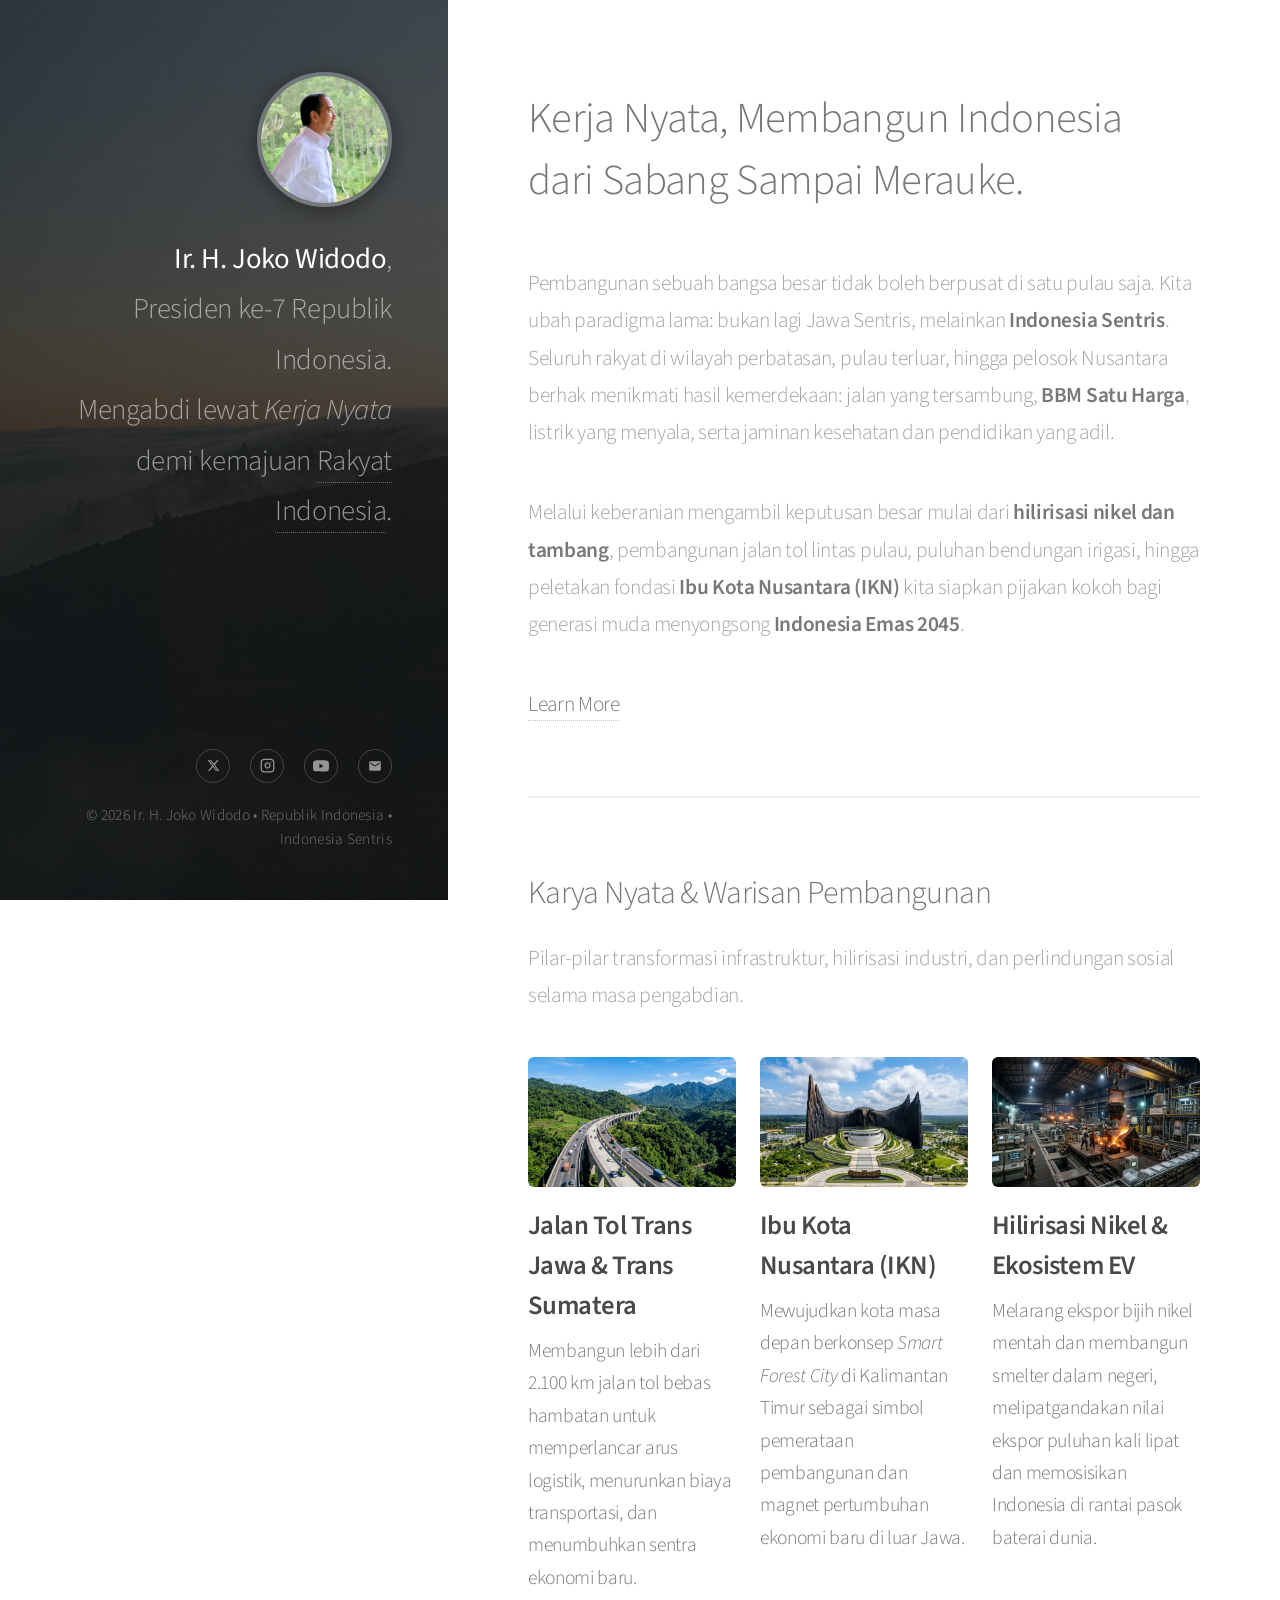
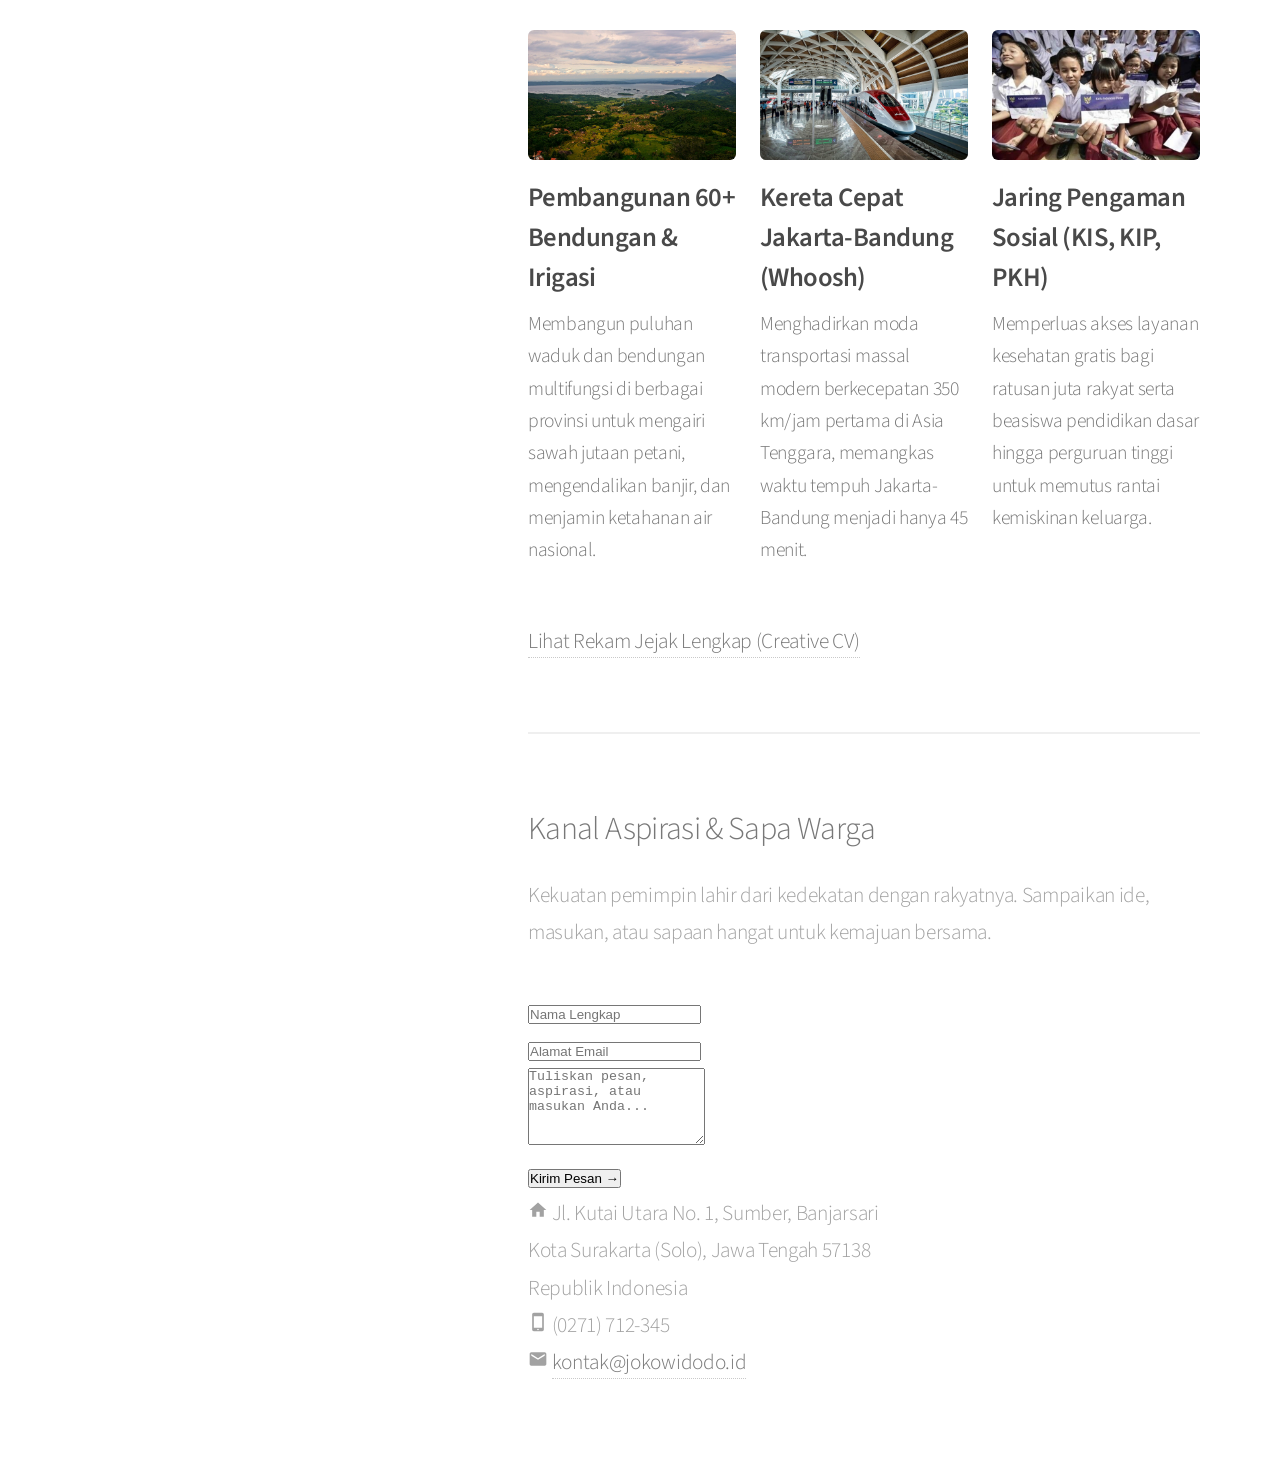
<file: index.html>
<!DOCTYPE html>
<html lang="id">

<head>
  <meta charset="utf-8">
  <meta name="viewport" content="width=device-width, initial-scale=1.0">
  <title>Ir. H. Joko Widodo — Presiden Republik Indonesia ke-7</title>

  <!-- Fonts -->
  <link rel="preconnect" href="https://fonts.googleapis.com">
  <link rel="preconnect" href="https://fonts.gstatic.com" crossorigin>
  <link
    href="https://fonts.googleapis.com/css2?family=Source+Sans+3:ital,wght@0,300;0,400;0,600;1,300;1,400&family=Source+Serif+4:ital,opsz,wght@0,8..60,300;0,8..60,400;0,8..60,600&display=swap"
    rel="stylesheet">

  <!-- Main Stylesheet -->
  <link rel="stylesheet" href="css/style.css">
</head>

<body>

  <header id="header">
    <div class="inner">
      <a href="#intro" class="avatar-link" aria-label="Foto Profil Ir. H. Joko Widodo">
        <img src="images/jokowi.jpg" alt="Ir. H. Joko Widodo" class="profile-avatar">
      </a>

      <h1 class="sidebar-lead">
        <strong>Ir. H. Joko Widodo</strong>,<br>
        Presiden ke-7 Republik Indonesia.<br>
        Mengabdi lewat <em>Kerja Nyata</em> demi kemajuan <a href="#intro">Rakyat Indonesia</a>.
      </h1>

    </div>

    <footer id="footer">
      <ul class="social-icons">
        <li>
          <a href="https://x.com/jokowi" target="_blank" rel="noopener noreferrer" title="X (Twitter) Resmi @jokowi"
            aria-label="Twitter / X">
            <svg width="13" height="13" viewBox="0 0 24 24" fill="currentColor">
              <path
                d="M18.244 2.25h3.308l-7.227 8.26 8.502 11.24H16.17l-5.214-6.817L4.99 21.75H1.68l7.73-8.835L1.254 2.25H8.08l4.713 6.231zm-1.161 17.52h1.833L7.084 4.126H5.117z" />
            </svg>
          </a>
        </li>
        <li>
          <a href="https://www.instagram.com/jokowi/" target="_blank" rel="noopener noreferrer"
            title="Instagram Resmi @jokowi" aria-label="Instagram">
            <svg width="15" height="15" viewBox="0 0 24 24" fill="none" stroke="currentColor" stroke-width="2"
              stroke-linecap="round" stroke-linejoin="round">
              <rect x="2" y="2" width="20" height="20" rx="5" ry="5"></rect>
              <path d="M16 11.37A4 4 0 1 1 12.63 8 4 4 0 0 1 16 11.37z"></path>
              <line x1="17.5" y1="6.5" x2="17.51" y2="6.5"></line>
            </svg>
          </a>
        </li>
        <li>
          <a href="https://www.youtube.com/@Jokowi" target="_blank" rel="noopener noreferrer"
            title="YouTube Resmi Presiden Joko Widodo" aria-label="YouTube">
            <svg width="16" height="16" viewBox="0 0 24 24" fill="currentColor">
              <path
                d="M23.498 6.186a3.016 3.016 0 0 0-2.122-2.136C19.505 3.545 12 3.545 12 3.545s-7.505 0-9.377.505A3.017 3.017 0 0 0 .502 6.186C0 8.07 0 12 0 12s0 3.93.502 5.814a3.016 3.016 0 0 0 2.122 2.136c1.871.505 9.376.505 9.376.505s7.505 0 9.377-.505a3.015 3.015 0 0 0 2.122-2.136C24 15.93 24 12 24 12s0-3.93-.502-5.814zM9.545 15.568V8.432L15.818 12l-6.273 3.568z" />
            </svg>
          </a>
        </li>
        <li>
          <a href="#kontak" title="Kirim Pesan / Aspirasi Warga" aria-label="Surat">
            <svg width="14" height="14" viewBox="0 0 24 24" fill="currentColor">
              <path
                d="M20 4H4c-1.1 0-1.99.9-1.99 2L2 18c0 1.1.9 2 2 2h16c1.1 0 2-.9 2-2V6c0-1.1-.9-2-2-2zm0 4l-8 5-8-5V6l8 5 8-5v2z" />
            </svg>
          </a>
        </li>
      </ul>
      <div class="copyright">
        &copy; 2026 Ir. H. Joko Widodo &bull; Republik Indonesia &bull; Indonesia Sentris
      </div>
    </footer>
  </header>

  <main id="main">

    <section id="intro">
      <header>
        <h2 class="intro-title">
          Kerja Nyata, Membangun Indonesia<br>
          dari Sabang Sampai Merauke.
        </h2>
      </header>
      <p class="intro-paragraph">
        Pembangunan sebuah bangsa besar tidak boleh berpusat di satu pulau saja. Kita ubah paradigma lama:
        bukan lagi Jawa Sentris, melainkan <strong>Indonesia Sentris</strong>. Seluruh rakyat di wilayah perbatasan,
        pulau terluar, hingga pelosok Nusantara berhak menikmati hasil kemerdekaan: jalan yang tersambung,
        <strong>BBM Satu Harga</strong>, listrik yang menyala, serta jaminan kesehatan dan pendidikan yang adil.
      </p>
      <p>
        Melalui keberanian mengambil keputusan besar mulai dari <strong> hilirisasi nikel dan tambang</strong>,
        pembangunan jalan tol lintas pulau, puluhan bendungan irigasi, hingga peletakan fondasi
        <strong>Ibu Kota Nusantara (IKN)</strong> kita siapkan pijakan kokoh bagi generasi muda menyongsong
        <strong>Indonesia Emas 2045</strong>.
      </p>
      <div class="form-actions">
        <a href="#karya" class="button">Learn More</a>
      </div>
    </section>

    <section id="karya">
      <h2 class="section-title">Karya Nyata &amp; Warisan Pembangunan</h2>
      <p>Pilar-pilar transformasi infrastruktur, hilirisasi industri, dan perlindungan sosial selama masa pengabdian.
      </p>
      <div class="work-grid">

        <article class="work-card">
          <a href="https://bpjt.pu.go.id/" target="_blank" rel="noopener noreferrer" class="work-thumb-link"
            title="Buka Portal Resmi BPJT PUPR">
            <img src="images/thumbs/01.jpg" alt="Jalan Tol Trans Jawa dan Trans Sumatera">
            <div class="work-overlay">
              <span class="work-btn-view">View</span>
            </div>
          </a>
          <h3><a href="https://bpjt.pu.go.id/" target="_blank" rel="noopener noreferrer">Jalan Tol Trans Jawa &amp;
              Trans Sumatera</a></h3>
          <p>Membangun lebih dari 2.100 km jalan tol bebas hambatan untuk memperlancar arus logistik, menurunkan biaya
            transportasi, dan menumbuhkan sentra ekonomi baru.</p>
        </article>

        <article class="work-card">
          <a href="https://ikn.go.id/" target="_blank" rel="noopener noreferrer" class="work-thumb-link"
            title="Buka Portal Resmi Otorita IKN">
            <img src="images/thumbs/02.jpg" alt="Pembangunan Ibu Kota Nusantara IKN">
            <div class="work-overlay">
              <span class="work-btn-view">View</span>
            </div>
          </a>
          <h3><a href="https://ikn.go.id/" target="_blank" rel="noopener noreferrer">Ibu Kota Nusantara (IKN)</a></h3>
          <p>Mewujudkan kota masa depan berkonsep <em>Smart Forest City</em> di Kalimantan Timur sebagai simbol
            pemerataan pembangunan dan magnet pertumbuhan ekonomi baru di luar Jawa.</p>
        </article>

        <article class="work-card">
          <a href="https://www.esdm.go.id/" target="_blank" rel="noopener noreferrer" class="work-thumb-link"
            title="Buka Portal Resmi Kementerian ESDM RI">
            <img src="images/thumbs/03.jpg" alt="Hilirisasi Nikel dan Ekosistem Kendaraan Listrik">
            <div class="work-overlay">
              <span class="work-btn-view">View</span>
            </div>
          </a>
          <h3><a href="https://www.esdm.go.id/" target="_blank" rel="noopener noreferrer">Hilirisasi Nikel &amp;
              Ekosistem EV</a></h3>
          <p>Melarang ekspor bijih nikel mentah dan membangun smelter dalam negeri, melipatgandakan nilai ekspor puluhan
            kali lipat dan memosisikan Indonesia di rantai pasok baterai dunia.</p>
        </article>

        <article class="work-card">
          <a href="https://sda.pu.go.id/" target="_blank" rel="noopener noreferrer" class="work-thumb-link"
            title="Buka Portal Ditjen SDA Kementerian PUPR">
            <img src="images/thumbs/04.jpg" alt="Pembangunan 60 Bendungan dan Irigasi">
            <div class="work-overlay">
              <span class="work-btn-view">View</span>
            </div>
          </a>
          <h3><a href="https://sda.pu.go.id/" target="_blank" rel="noopener noreferrer">Pembangunan 60+ Bendungan &amp;
              Irigasi</a></h3>
          <p>Membangun puluhan waduk dan bendungan multifungsi di berbagai provinsi untuk mengairi sawah jutaan petani,
            mengendalikan banjir, dan menjamin ketahanan air nasional.</p>
        </article>

        <article class="work-card">
          <a href="https://kcic.co.id/" target="_blank" rel="noopener noreferrer" class="work-thumb-link"
            title="Buka Portal Resmi Kereta Cepat Whoosh">
            <img src="images/thumbs/05.jpg" alt="Kereta Cepat Jakarta Bandung Whoosh">
            <div class="work-overlay">
              <span class="work-btn-view">View</span>
            </div>
          </a>
          <h3><a href="https://kcic.co.id/" target="_blank" rel="noopener noreferrer">Kereta Cepat Jakarta-Bandung
              (Whoosh)</a></h3>
          <p>Menghadirkan moda transportasi massal modern berkecepatan 350 km/jam pertama di Asia Tenggara, memangkas
            waktu tempuh Jakarta-Bandung menjadi hanya 45 menit.</p>
        </article>

        <article class="work-card">
          <a href="https://kemensos.go.id/" target="_blank" rel="noopener noreferrer" class="work-thumb-link"
            title="Buka Portal Resmi Kementerian Sosial">
            <img src="images/thumbs/06.jpg" alt="Kartu Indonesia Sehat dan Pintar">
            <div class="work-overlay">
              <span class="work-btn-view">View</span>
            </div>
          </a>
          <h3><a href="https://kemensos.go.id/" target="_blank" rel="noopener noreferrer">Jaring Pengaman Sosial (KIS,
              KIP, PKH)</a></h3>
          <p>Memperluas akses layanan kesehatan gratis bagi ratusan juta rakyat serta beasiswa pendidikan dasar hingga
            perguruan tinggi untuk memutus rantai kemiskinan keluarga.</p>
        </article>

      </div>

      <div class="form-actions">
        <a href="cv.html" class="button primary">Lihat Rekam Jejak Lengkap (Creative CV) </a>
      </div>
    </section>

    <section id="kontak">
      <h2 class="section-title">Kanal Aspirasi &amp; Sapa Warga</h2>
      <p>
        Kekuatan pemimpin lahir dari kedekatan dengan rakyatnya. Sampaikan ide, masukan,
        atau sapaan hangat untuk kemajuan bersama.
      </p>

      <div class="contact-container">

        <form class="contact-form" action="#" method="post"
          onsubmit="event.preventDefault(); alert('Hidup Jokowiii! Pesan dan aspirasi anda telah diterima.');">
          <div class="form-row-2">
            <div>
              <input type="text" name="nama" id="nama" class="form-control" placeholder="Nama Lengkap" required>
            </div>
            <div>
              <input type="email" name="email" id="email" class="form-control" placeholder="Alamat Email" required>
            </div>
          </div>
          <div>
            <textarea name="pesan" id="pesan" class="form-control"
              placeholder="Tuliskan pesan, aspirasi, atau masukan Anda..." rows="5" required></textarea>
          </div>
          <div>
            <button type="submit" class="button primary">Kirim Pesan &rarr;</button>
          </div>
        </form>

        <ul class="labeled-icons">
          <li>
            <span class="labeled-icon" aria-hidden="true">
              <svg width="20" height="20" viewBox="0 0 24 24" fill="currentColor">
                <path d="M10 20v-6h4v6h5v-8h3L12 3 2 12h3v8z" />
              </svg>
            </span>
            Jl. Kutai Utara No. 1, Sumber, Banjarsari<br>
            Kota Surakarta (Solo), Jawa Tengah 57138<br>
            Republik Indonesia
          </li>
          <li>
            <span class="labeled-icon" aria-hidden="true">
              <svg width="20" height="20" viewBox="0 0 24 24" fill="currentColor">
                <path
                  d="M17 1.01L7 1c-1.1 0-2 .9-2 2v18c0 1.1.9 2 2 2h10c1.1 0 2-.9 2-2V3c0-1.1-.9-1.99-2-1.99zM17 19H7V5h10v14zm-5 3c-.55 0-1-.45-1-1s.45-1 1-1 1 .45 1 1-.45 1-1 1z" />
              </svg>
            </span>
            (0271) 712-345
          </li>
          <li>
            <span class="labeled-icon" aria-hidden="true">
              <svg width="20" height="20" viewBox="0 0 24 24" fill="currentColor">
                <path
                  d="M20 4H4c-1.1 0-1.99.9-1.99 2L2 18c0 1.1.9 2 2 2h16c1.1 0 2-.9 2-2V6c0-1.1-.9-2-2-2zm0 4l-8 5-8-5V6l8 5 8-5v2z" />
              </svg>
            </span>
            <a href="mailto:kontak@jokowidodo.id">kontak@jokowidodo.id</a>
          </li>
        </ul>

      </div>
    </section>

  </main>

</body>

</html>
</file>
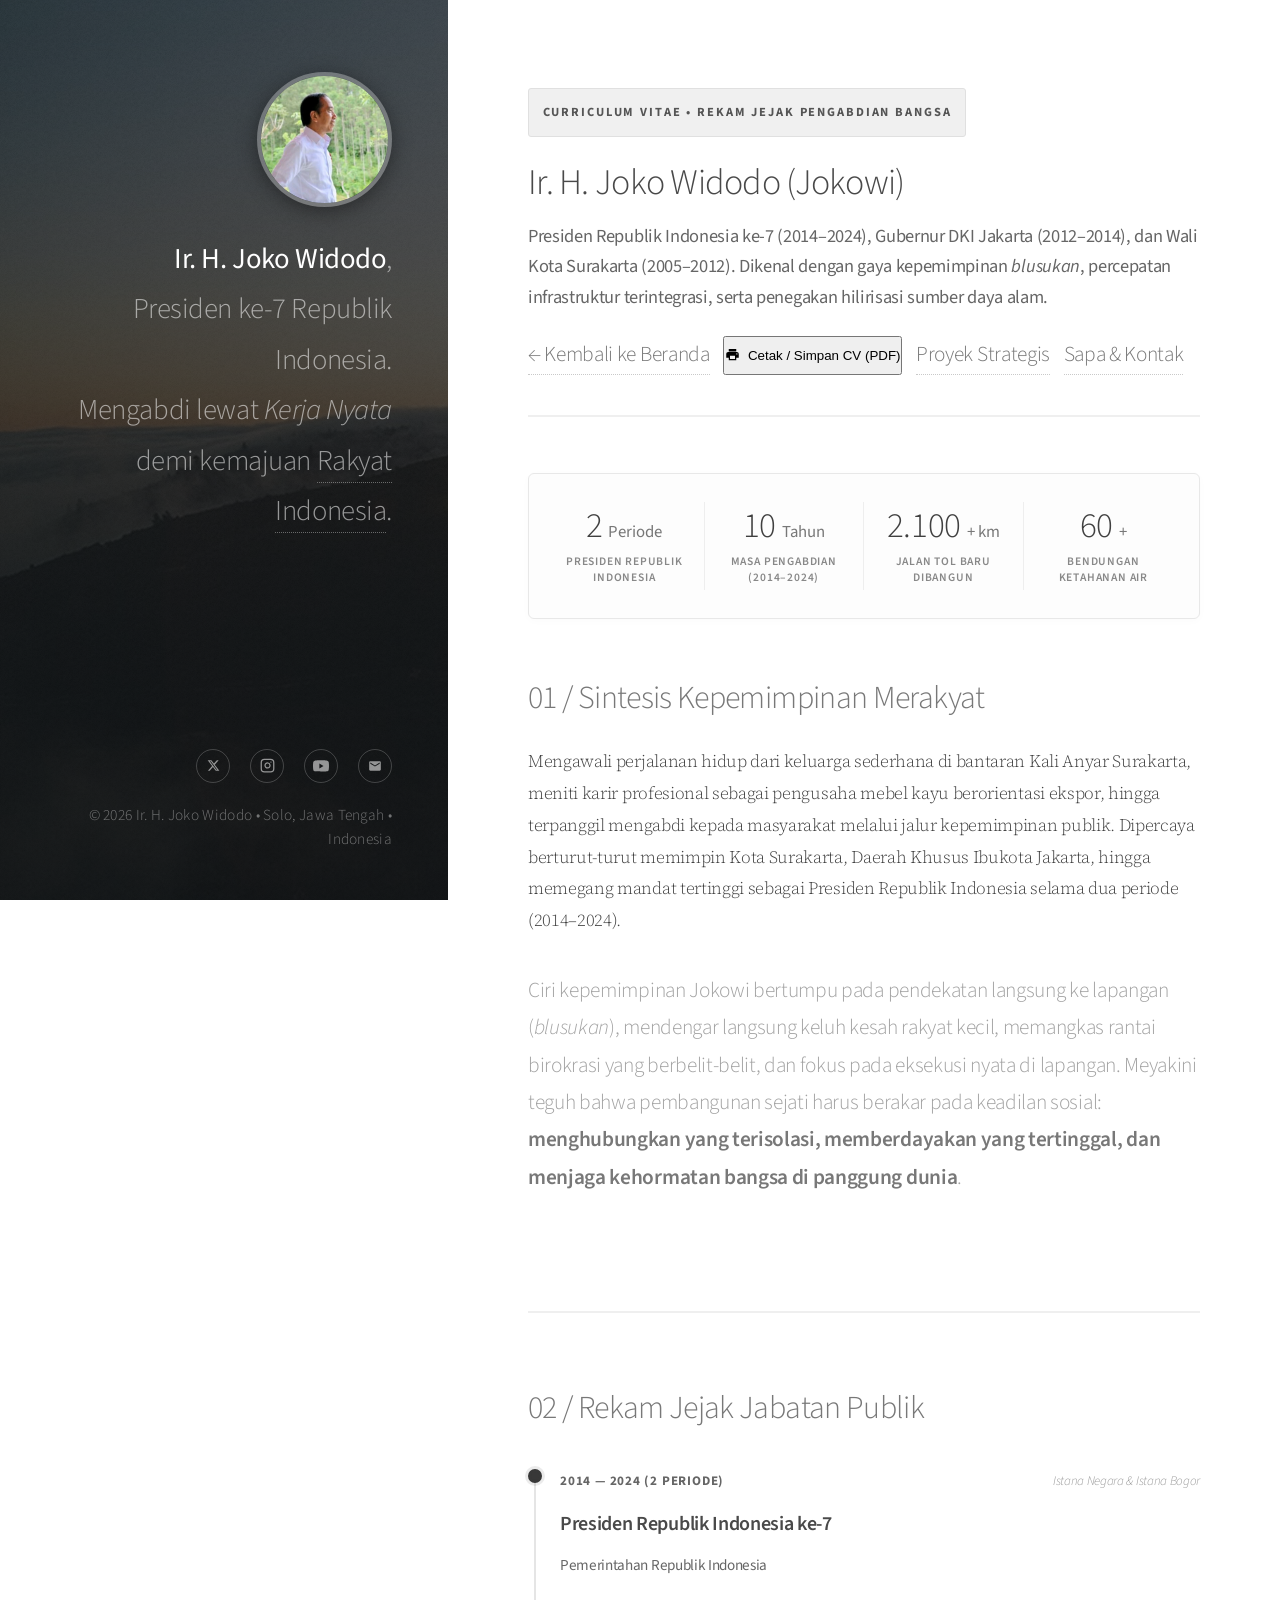
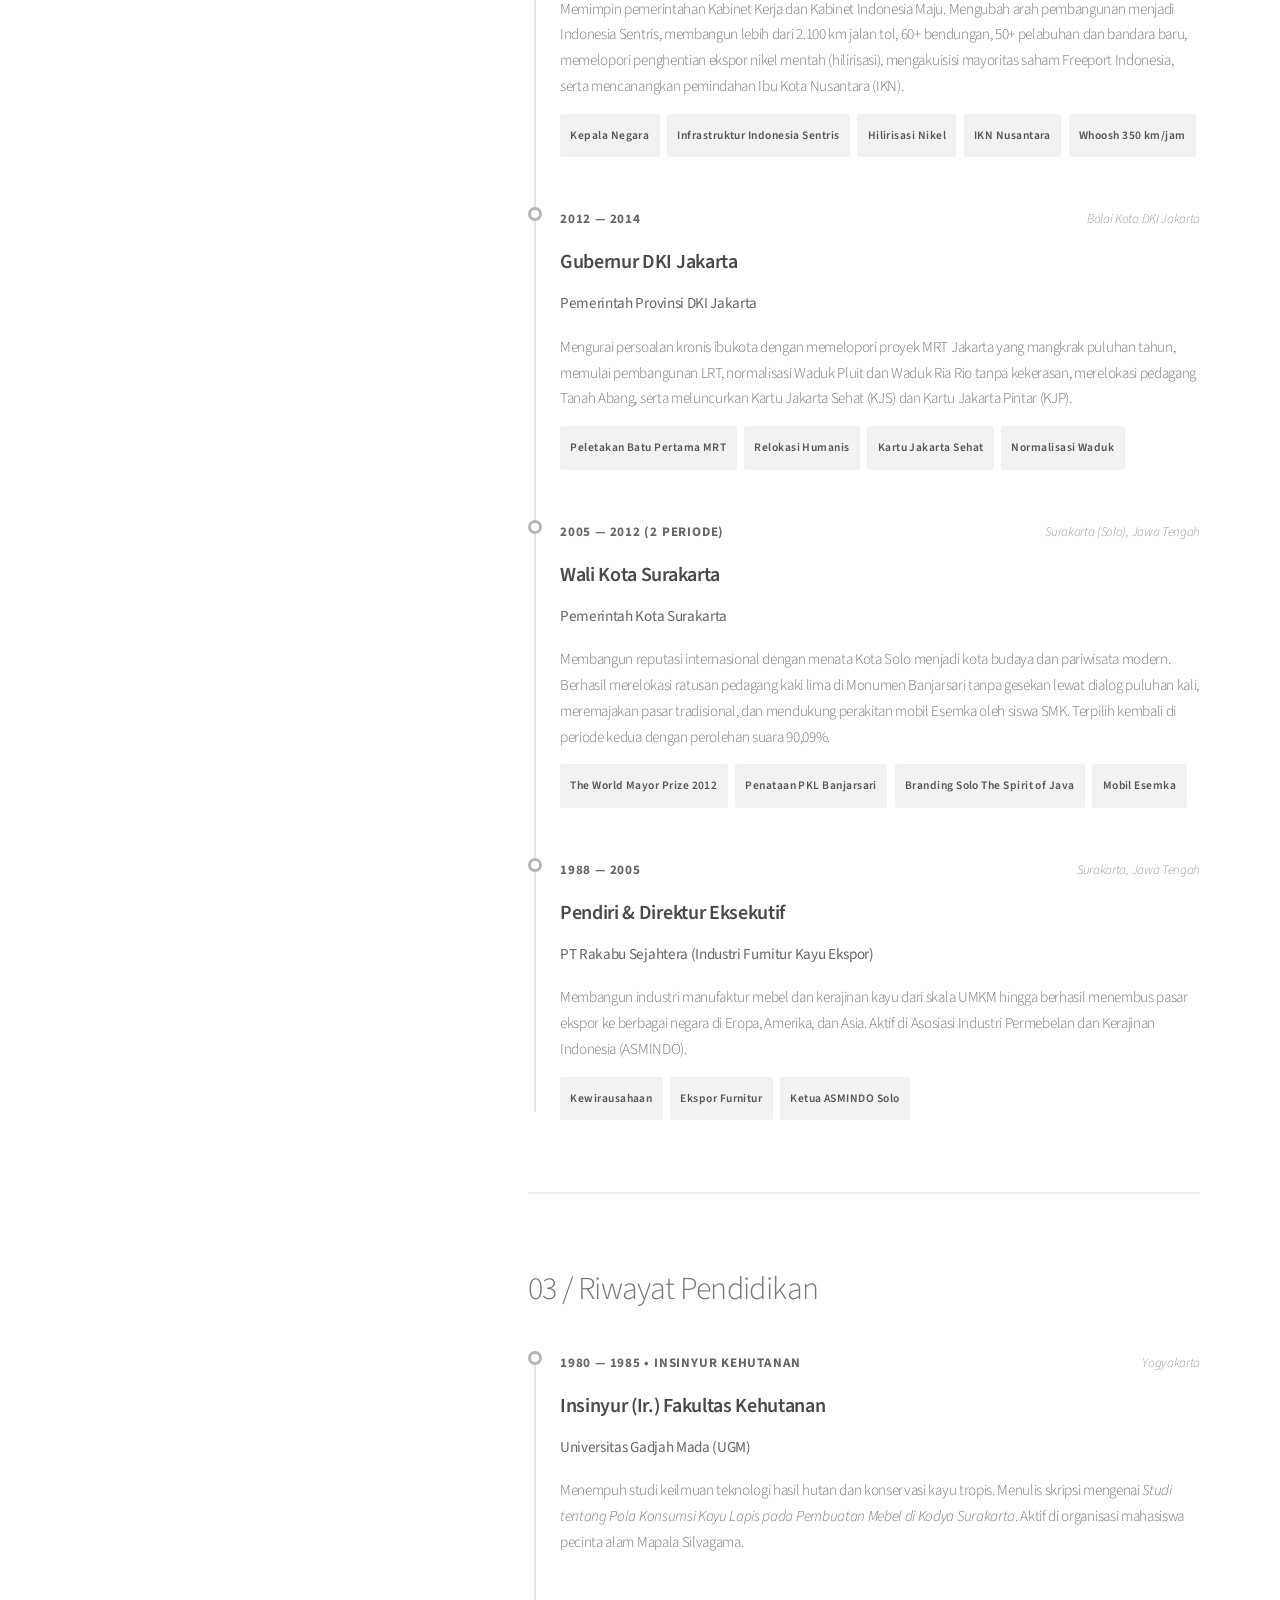
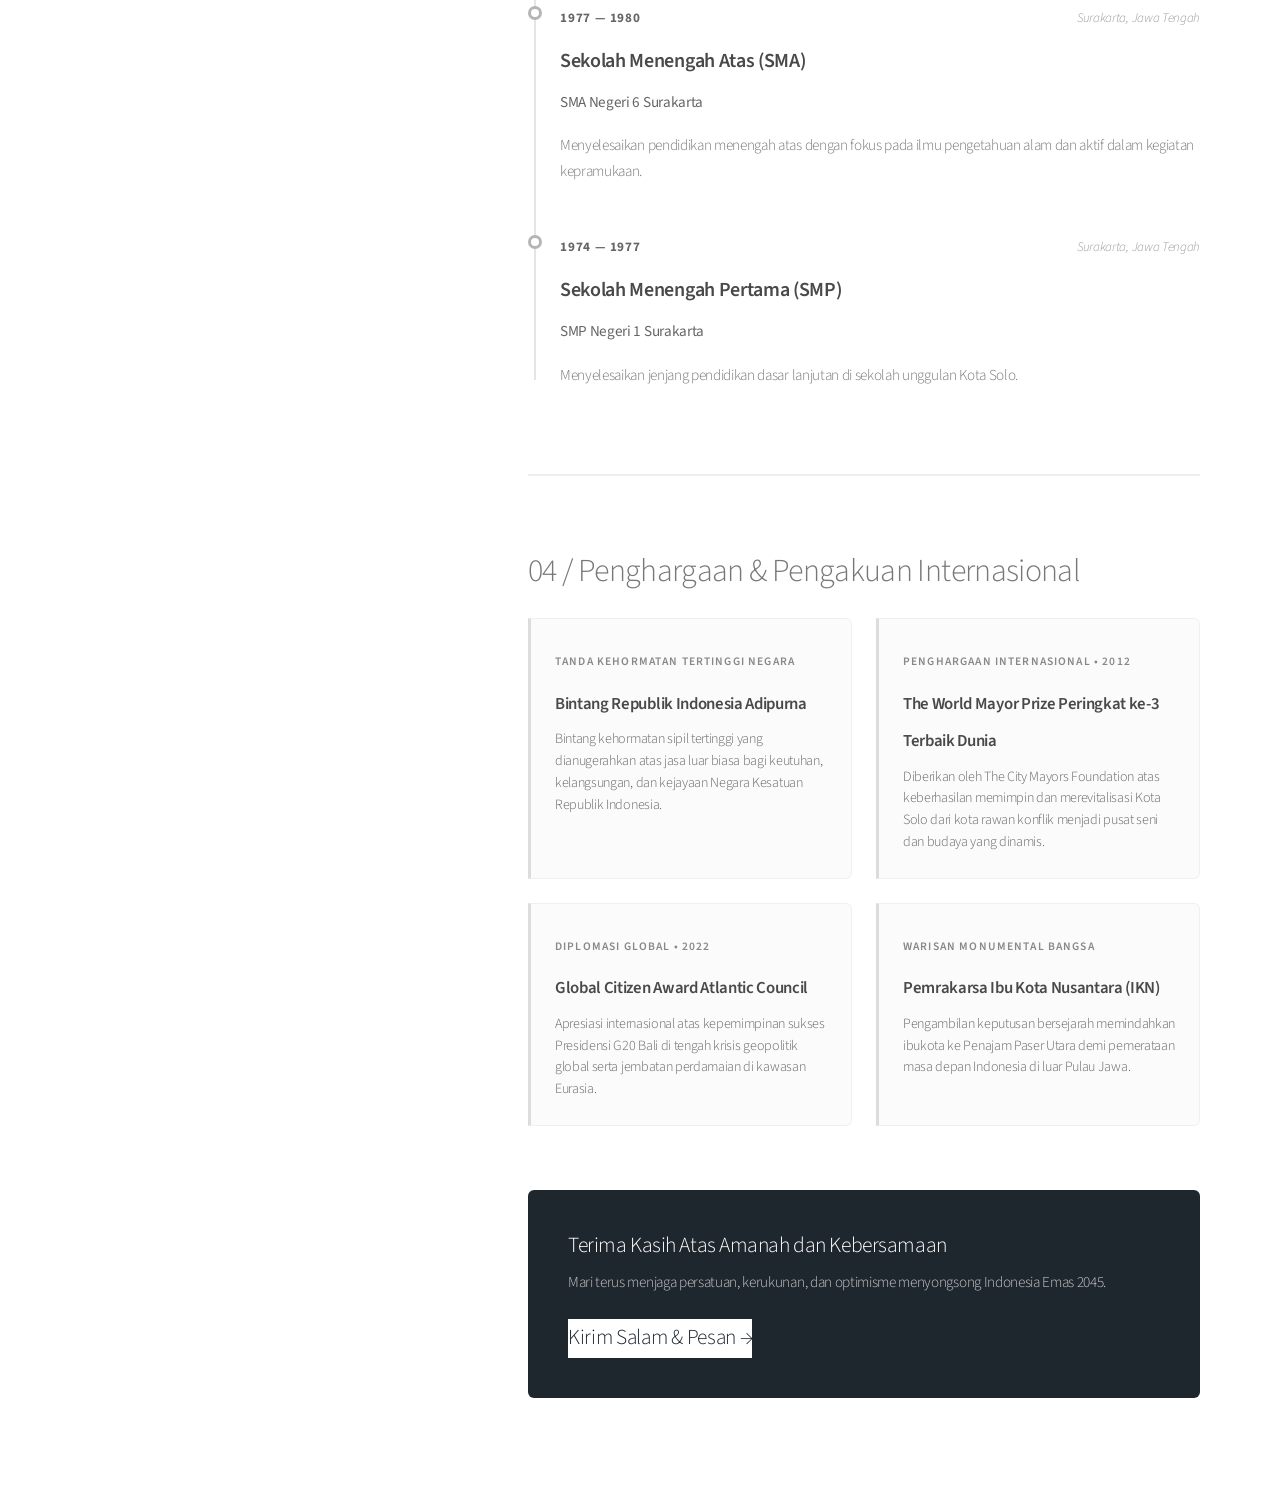
<file: cv.html>
<!DOCTYPE html>
<html lang="id">

<head>
  <meta charset="UTF-8">
  <meta name="viewport" content="width=device-width, initial-scale=1.0">
  <title>Rekam Jejak &amp; Creative CV — Ir. H. Joko Widodo</title>

  <!-- Fonts -->
  <link rel="preconnect" href="https://fonts.googleapis.com">
  <link rel="preconnect" href="https://fonts.gstatic.com" crossorigin>
  <link
    href="https://fonts.googleapis.com/css2?family=Source+Sans+3:ital,wght@0,300;0,400;0,600;1,300;1,400&family=Source+Serif+4:ital,opsz,wght@0,8..60,300;0,8..60,400;0,8..60,600&display=swap"
    rel="stylesheet">

  <!-- Main Stylesheet -->
  <link rel="stylesheet" href="css/style.css">
</head>

<body>

  <header id="header">
    <div class="inner">
      <a href="index.html" class="avatar-link" aria-label="Foto Profil Ir. H. Joko Widodo">
        <img src="images/jokowi.jpg" alt="Ir. H. Joko Widodo" class="profile-avatar">
      </a>

      <h1 class="sidebar-lead">
        <strong>Ir. H. Joko Widodo</strong>,<br>
        Presiden ke-7 Republik Indonesia.<br>
        Mengabdi lewat <em>Kerja Nyata</em> demi kemajuan <a href="index.html#intro">Rakyat Indonesia</a>.
      </h1>

    </div>

    <footer id="footer">
      <ul class="social-icons">
        <li>
          <a href="https://x.com/jokowi" target="_blank" rel="noopener noreferrer" title="X (Twitter) Resmi @jokowi"
            aria-label="Twitter / X">
            <svg width="13" height="13" viewBox="0 0 24 24" fill="currentColor">
              <path
                d="M18.244 2.25h3.308l-7.227 8.26 8.502 11.24H16.17l-5.214-6.817L4.99 21.75H1.68l7.73-8.835L1.254 2.25H8.08l4.713 6.231zm-1.161 17.52h1.833L7.084 4.126H5.117z" />
            </svg>
          </a>
        </li>
        <li>
          <a href="https://www.instagram.com/jokowi/" target="_blank" rel="noopener noreferrer"
            title="Instagram Resmi @jokowi" aria-label="Instagram">
            <svg width="15" height="15" viewBox="0 0 24 24" fill="none" stroke="currentColor" stroke-width="2"
              stroke-linecap="round" stroke-linejoin="round">
              <rect x="2" y="2" width="20" height="20" rx="5" ry="5"></rect>
              <path d="M16 11.37A4 4 0 1 1 12.63 8 4 4 0 0 1 16 11.37z"></path>
              <line x1="17.5" y1="6.5" x2="17.51" y2="6.5"></line>
            </svg>
          </a>
        </li>
        <li>
          <a href="https://www.youtube.com/@Jokowi" target="_blank" rel="noopener noreferrer"
            title="YouTube Resmi Presiden Joko Widodo" aria-label="YouTube">
            <svg width="16" height="16" viewBox="0 0 24 24" fill="currentColor">
              <path
                d="M23.498 6.186a3.016 3.016 0 0 0-2.122-2.136C19.505 3.545 12 3.545 12 3.545s-7.505 0-9.377.505A3.017 3.017 0 0 0 .502 6.186C0 8.07 0 12 0 12s0 3.93.502 5.814a3.016 3.016 0 0 0 2.122 2.136c1.871.505 9.376.505 9.376.505s7.505 0 9.377-.505a3.015 3.015 0 0 0 2.122-2.136C24 15.93 24 12 24 12s0-3.93-.502-5.814zM9.545 15.568V8.432L15.818 12l-6.273 3.568z" />
            </svg>
          </a>
        </li>
        <li>
          <a href="index.html#kontak" title="Kirim Pesan / Aspirasi Warga" aria-label="Surat">
            <svg width="14" height="14" viewBox="0 0 24 24" fill="currentColor">
              <path
                d="M20 4H4c-1.1 0-1.99.9-1.99 2L2 18c0 1.1.9 2 2 2h16c1.1 0 2-.9 2-2V6c0-1.1-.9-2-2-2zm0 4l-8 5-8-5V6l8 5 8-5v2z" />
            </svg>
          </a>
        </li>
      </ul>
      <div class="copyright">
        &copy; 2026 Ir. H. Joko Widodo &bull; Solo, Jawa Tengah &bull; Indonesia
      </div>
    </footer>
  </header>

  <main id="main">

    <section class="cv-header" id="ikhtisar">
      <span class="cv-badge">Curriculum Vitae &bull; Rekam Jejak Pengabdian Bangsa</span>
      <div class="cv-title-row">
        <div>
          <h1>Ir. H. Joko Widodo (Jokowi)</h1>
          <p class="cv-role">
            Presiden Republik Indonesia ke-7 (2014&ndash;2024), Gubernur DKI Jakarta (2012&ndash;2014),
            dan Wali Kota Surakarta (2005&ndash;2012). Dikenal dengan gaya kepemimpinan <em>blusukan</em>,
            percepatan infrastruktur terintegrasi, serta penegakan hilirisasi sumber daya alam.
          </p>
        </div>
      </div>

      <div class="btn-group">
        <a href="index.html" class="btn btn-outline">&larr; Kembali ke Beranda</a>
        <button type="button" onclick="window.print()" class="btn btn-primary" title="Cetak atau Simpan sebagai PDF via @media print (Ctrl+P)">
          <svg width="15" height="15" viewBox="0 0 24 24" fill="currentColor" style="vertical-align: -2px; margin-right: 4px;">
            <path d="M19 8H5c-1.66 0-3 1.34-3 3v6h4v4h12v-4h4v-6c0-1.66-1.34-3-3-3zm-3 11H8v-5h8v5zm3-7c-.55 0-1-.45-1-1s.45-1 1-1 1 .45 1 1-.45 1-1 1zm-1-9H6v4h12V3z"/>
          </svg>
          Cetak / Simpan CV (PDF)
        </button>
        <a href="index.html#karya" class="btn btn-outline">Proyek Strategis</a>
        <a href="index.html#kontak" class="btn btn-outline">Sapa &amp; Kontak</a>
      </div>
    </section>

    <div class="stats-strip">
      <div class="stat-item">
        <div class="stat-number">2 <span class="stat-unit">Periode</span></div>
        <div class="stat-label">Presiden Republik Indonesia</div>
      </div>
      <div class="stat-item">
        <div class="stat-number">10 <span class="stat-unit">Tahun</span></div>
        <div class="stat-label">Masa Pengabdian (2014&ndash;2024)</div>
      </div>
      <div class="stat-item">
        <div class="stat-number">2.100<span class="stat-unit">+ km</span></div>
        <div class="stat-label">Jalan Tol Baru Dibangun</div>
      </div>
      <div class="stat-item">
        <div class="stat-number">60<span class="stat-unit">+</span></div>
        <div class="stat-label">Bendungan Ketahanan Air</div>
      </div>
    </div>

    <section class="cv-section">
      <h2 class="section-title">01 / Sintesis Kepemimpinan Merakyat</h2>
      <p style="font-size: 1.08rem; line-height: 1.85; color: #444444; font-family: var(--font-serif);">
        Mengawali perjalanan hidup dari keluarga sederhana di bantaran Kali Anyar Surakarta, meniti karir profesional
        sebagai pengusaha mebel kayu berorientasi ekspor, hingga terpanggil mengabdi kepada masyarakat melalui jalur
        kepemimpinan publik. Dipercaya berturut-turut memimpin Kota Surakarta, Daerah Khusus Ibukota Jakarta, hingga
        memegang
        mandat tertinggi sebagai Presiden Republik Indonesia selama dua periode (2014&ndash;2024).
      </p>
      <p>
        Ciri kepemimpinan Jokowi bertumpu pada pendekatan langsung ke lapangan (<em>blusukan</em>), mendengar langsung
        keluh kesah
        rakyat kecil, memangkas rantai birokrasi yang berbelit-belit, dan fokus pada eksekusi nyata di lapangan.
        Meyakini teguh bahwa pembangunan sejati harus berakar pada keadilan sosial: <strong>menghubungkan yang
          terisolasi, memberdayakan yang tertinggal, dan menjaga kehormatan bangsa di panggung dunia</strong>.
      </p>
    </section>

    <section class="cv-section" id="pengalaman">
      <h2 class="section-title">02 / Rekam Jejak Jabatan Publik</h2>

      <div class="timeline">

        <div class="timeline-item active">
          <div class="timeline-dot"></div>
          <div class="timeline-meta">
            <span class="timeline-period">2014 &mdash; 2024 (2 Periode)</span>
            <span class="timeline-location">Istana Negara &amp; Istana Bogor</span>
          </div>
          <div class="timeline-role">Presiden Republik Indonesia ke-7</div>
          <div class="timeline-company">Pemerintahan Republik Indonesia</div>
          <p class="timeline-desc">
            Memimpin pemerintahan Kabinet Kerja dan Kabinet Indonesia Maju. Mengubah arah pembangunan menjadi Indonesia
            Sentris,
            membangun lebih dari 2.100 km jalan tol, 60+ bendungan, 50+ pelabuhan dan bandara baru, memelopori
            penghentian ekspor nikel mentah (hilirisasi),
            mengakuisisi mayoritas saham Freeport Indonesia, serta mencanangkan pemindahan Ibu Kota Nusantara (IKN).
          </p>
          <div class="timeline-tags">
            <span class="tag">Kepala Negara</span>
            <span class="tag">Infrastruktur Indonesia Sentris</span>
            <span class="tag">Hilirisasi Nikel</span>
            <span class="tag">IKN Nusantara</span>
            <span class="tag">Whoosh 350 km/jam</span>
          </div>
        </div>

        <div class="timeline-item">
          <div class="timeline-dot"></div>
          <div class="timeline-meta">
            <span class="timeline-period">2012 &mdash; 2014</span>
            <span class="timeline-location">Balai Kota DKI Jakarta</span>
          </div>
          <div class="timeline-role">Gubernur DKI Jakarta</div>
          <div class="timeline-company">Pemerintah Provinsi DKI Jakarta</div>
          <p class="timeline-desc">
            Mengurai persoalan kronis ibukota dengan memelopori proyek MRT Jakarta yang mangkrak puluhan tahun,
            memulai pembangunan LRT, normalisasi Waduk Pluit dan Waduk Ria Rio tanpa kekerasan,
            merelokasi pedagang Tanah Abang, serta meluncurkan Kartu Jakarta Sehat (KJS) dan Kartu Jakarta Pintar (KJP).
          </p>
          <div class="timeline-tags">
            <span class="tag">Peletakan Batu Pertama MRT</span>
            <span class="tag">Relokasi Humanis</span>
            <span class="tag">Kartu Jakarta Sehat</span>
            <span class="tag">Normalisasi Waduk</span>
          </div>
        </div>

        <div class="timeline-item">
          <div class="timeline-dot"></div>
          <div class="timeline-meta">
            <span class="timeline-period">2005 &mdash; 2012 (2 Periode)</span>
            <span class="timeline-location">Surakarta (Solo), Jawa Tengah</span>
          </div>
          <div class="timeline-role">Wali Kota Surakarta</div>
          <div class="timeline-company">Pemerintah Kota Surakarta</div>
          <p class="timeline-desc">
            Membangun reputasi internasional dengan menata Kota Solo menjadi kota budaya dan pariwisata modern.
            Berhasil merelokasi ratusan pedagang kaki lima di Monumen Banjarsari tanpa gesekan lewat dialog puluhan
            kali,
            meremajakan pasar tradisional, dan mendukung perakitan mobil Esemka oleh siswa SMK. Terpilih kembali di
            periode kedua dengan perolehan suara 90,09%.
          </p>
          <div class="timeline-tags">
            <span class="tag">The World Mayor Prize 2012</span>
            <span class="tag">Penataan PKL Banjarsari</span>
            <span class="tag">Branding Solo The Spirit of Java</span>
            <span class="tag">Mobil Esemka</span>
          </div>
        </div>

        <div class="timeline-item">
          <div class="timeline-dot"></div>
          <div class="timeline-meta">
            <span class="timeline-period">1988 &mdash; 2005</span>
            <span class="timeline-location">Surakarta, Jawa Tengah</span>
          </div>
          <div class="timeline-role">Pendiri &amp; Direktur Eksekutif</div>
          <div class="timeline-company">PT Rakabu Sejahtera (Industri Furnitur Kayu Ekspor)</div>
          <p class="timeline-desc">
            Membangun industri manufaktur mebel dan kerajinan kayu dari skala UMKM hingga berhasil menembus pasar ekspor
            ke berbagai negara di Eropa, Amerika, dan Asia. Aktif di Asosiasi Industri Permebelan dan Kerajinan
            Indonesia (ASMINDO).
          </p>
          <div class="timeline-tags">
            <span class="tag">Kewirausahaan</span>
            <span class="tag">Ekspor Furnitur</span>
            <span class="tag">Ketua ASMINDO Solo</span>
          </div>
        </div>

      </div>
    </section>

    <section class="cv-section" id="pendidikan">
      <h2 class="section-title">03 / Riwayat Pendidikan</h2>

      <div class="timeline">
        <div class="timeline-item">
          <div class="timeline-dot"></div>
          <div class="timeline-meta">
            <span class="timeline-period">1980 &mdash; 1985 &bull; Insinyur Kehutanan</span>
            <span class="timeline-location">Yogyakarta</span>
          </div>
          <div class="timeline-role">Insinyur (Ir.) Fakultas Kehutanan</div>
          <div class="timeline-company">Universitas Gadjah Mada (UGM)</div>
          <p class="timeline-desc">
            Menempuh studi keilmuan teknologi hasil hutan dan konservasi kayu tropis. Menulis skripsi mengenai
            <em>Studi tentang Pola Konsumsi Kayu Lapis pada Pembuatan Mebel di Kodya Surakarta</em>. Aktif di organisasi
            mahasiswa pecinta alam Mapala Silvagama.
          </p>
        </div>

        <div class="timeline-item">
          <div class="timeline-dot"></div>
          <div class="timeline-meta">
            <span class="timeline-period">1977 &mdash; 1980</span>
            <span class="timeline-location">Surakarta, Jawa Tengah</span>
          </div>
          <div class="timeline-role">Sekolah Menengah Atas (SMA)</div>
          <div class="timeline-company">SMA Negeri 6 Surakarta</div>
          <p class="timeline-desc">
            Menyelesaikan pendidikan menengah atas dengan fokus pada ilmu pengetahuan alam dan aktif dalam kegiatan
            kepramukaan.
          </p>
        </div>

        <div class="timeline-item">
          <div class="timeline-dot"></div>
          <div class="timeline-meta">
            <span class="timeline-period">1974 &mdash; 1977</span>
            <span class="timeline-location">Surakarta, Jawa Tengah</span>
          </div>
          <div class="timeline-role">Sekolah Menengah Pertama (SMP)</div>
          <div class="timeline-company">SMP Negeri 1 Surakarta</div>
          <p class="timeline-desc">
            Menyelesaikan jenjang pendidikan dasar lanjutan di sekolah unggulan Kota Solo.
          </p>
        </div>
      </div>
    </section>

    <section class="cv-section" id="penghargaan">
      <h2 class="section-title">04 / Penghargaan &amp; Pengakuan Internasional</h2>

      <div class="pub-grid">

        <div class="pub-card">
          <div class="pub-type">Tanda Kehormatan Tertinggi Negara</div>
          <div class="pub-title">Bintang Republik Indonesia Adipurna</div>
          <div class="pub-venue">Bintang kehormatan sipil tertinggi yang dianugerahkan atas jasa luar biasa bagi
            keutuhan, kelangsungan, dan kejayaan Negara Kesatuan Republik Indonesia.</div>
        </div>

        <div class="pub-card">
          <div class="pub-type">Penghargaan Internasional &bull; 2012</div>
          <div class="pub-title">The World Mayor Prize Peringkat ke-3 Terbaik Dunia</div>
          <div class="pub-venue">Diberikan oleh The City Mayors Foundation atas keberhasilan memimpin dan merevitalisasi
            Kota Solo dari kota rawan konflik menjadi pusat seni dan budaya yang dinamis.</div>
        </div>

        <div class="pub-card">
          <div class="pub-type">Diplomasi Global &bull; 2022</div>
          <div class="pub-title">Global Citizen Award Atlantic Council</div>
          <div class="pub-venue">Apresiasi internasional atas kepemimpinan sukses Presidensi G20 Bali di tengah krisis
            geopolitik global serta jembatan perdamaian di kawasan Eurasia.</div>
        </div>

        <div class="pub-card">
          <div class="pub-type">Warisan Monumental Bangsa</div>
          <div class="pub-title">Pemrakarsa Ibu Kota Nusantara (IKN)</div>
          <div class="pub-venue">Pengambilan keputusan bersejarah memindahkan ibukota ke Penajam Paser Utara demi
            pemerataan masa depan Indonesia di luar Pulau Jawa.</div>
        </div>

      </div>
    </section>

    <div class="cv-cta">
      <div class="cv-cta-text">
        <h3>Terima Kasih Atas Amanah dan Kebersamaan</h3>
        <p>Mari terus menjaga persatuan, kerukunan, dan optimisme menyongsong Indonesia Emas 2045.</p>
      </div>
      <a href="index.html#kontak" class="btn btn-primary" style="white-space: nowrap;">Kirim Salam &amp; Pesan
        &rarr;</a>
    </div>

  </main>

</body>

</html>
</file>
<file: css/style.css>
/* Base & Layout */

/* Reset & Variables */
*, *::before, *::after {
  box-sizing: border-box;
  margin: 0;
  padding: 0;
}

@import url("https://fonts.googleapis.com/css2?family=Source+Sans+3:ital,wght@0,300;0,400;0,600;1,300;1,400&display=swap");

@font-face {
  font-family: 'Source Sans 3';
  font-style: normal;
  font-weight: 300;
  font-display: swap;
  src: url('../fonts/SourceSans3-Light.ttf') format('truetype');
}
@font-face {
  font-family: 'Source Sans 3';
  font-style: italic;
  font-weight: 300;
  font-display: swap;
  src: url('../fonts/SourceSans3-LightItalic.ttf') format('truetype');
}
@font-face {
  font-family: 'Source Sans 3';
  font-style: normal;
  font-weight: 400;
  font-display: swap;
  src: url('../fonts/SourceSans3-Regular.ttf') format('truetype');
}
@font-face {
  font-family: 'Source Sans 3';
  font-style: italic;
  font-weight: 400;
  font-display: swap;
  src: url('../fonts/SourceSans3-Italic.ttf') format('truetype');
}
@font-face {
  font-family: 'Source Sans 3';
  font-style: normal;
  font-weight: 600;
  font-display: swap;
  src: url('../fonts/SourceSans3-SemiBold.ttf') format('truetype');
}

:root {
  --font-main: 'Source Sans 3', 'Source Sans Pro', Helvetica, Arial, sans-serif;
  --font-serif: 'Source Serif 4', Georgia, 'Times New Roman', serif;
  --color-bg-sidebar: #171d22;
  --color-body-bg: #ffffff;
  --color-text-main: #a2a2a2;
  --color-text-dark: #494949;
  --color-heading: #787878;
  --color-accent: #49bf9d;
  --color-accent-hover: #38a586;
  --color-gold: #c59b27;
  --color-border: #efefef;
  --sidebar-width: 35%;
}

html {
  scroll-behavior: smooth;
}

body {
  background-color: var(--color-body-bg);
  font-family: var(--font-main);
  color: var(--color-text-main);
  font-size: 16pt;
  line-height: 1.75em;
  font-weight: 300;
  letter-spacing: -0.015em;
  -webkit-font-smoothing: antialiased;
}

a {
  color: var(--color-heading);
  text-decoration: none;
  border-bottom: 1px dotted rgba(100, 100, 100, 0.35);
  transition: color 0.2s ease-in-out, border-color 0.2s ease-in-out;
}

a:hover {
  border-bottom-color: transparent;
  color: var(--color-accent);
}

h1, h2, h3, h4, h5, h6 {
  font-family: var(--font-main);
  color: var(--color-heading);
  font-weight: 300;
  letter-spacing: -0.02em;
  line-height: 1.45em;
  margin-bottom: 1em;
}

h1 { font-size: 2em; line-height: 1.45em; }
h2 { font-size: 1.5em; line-height: 1.45em; }
h3 { font-size: 1.25em; line-height: 1.5em; }

p {
  color: #a2a2a2;
  line-height: 1.75em;
  margin-bottom: 2em;
}

strong, b {
  color: #787878;
  font-weight: 600;
}

ul {
  list-style: none;
}

img {
  max-width: 100%;
  display: block;
}

mark {
  background-color: transparent;
  color: inherit;
}

/* Sidebar */
#header {
  position: fixed;
  top: 0;
  left: 0;
  width: var(--sidebar-width);
  height: 100vh;
  background-color: var(--color-bg-sidebar);
  background-image: url('../images/overlay.png'), url('../images/bg.jpg');
  background-repeat: repeat, no-repeat;
  background-size: auto, cover;
  background-position: top left, center;
  background-attachment: fixed, fixed;
  display: flex;
  flex-direction: column;
  justify-content: space-between;
  align-items: flex-end;
  padding: 4.5rem 3.5rem 3rem 3.5rem;
  color: rgba(255, 255, 255, 0.75);
  z-index: 10;
  text-align: right;
}

#header::before {
  content: "";
  position: absolute;
  top: 0;
  left: 0;
  width: 100%;
  height: 100%;
  background: linear-gradient(rgba(18, 24, 27, 0.45), rgba(12, 17, 20, 0.75));
  z-index: 1;
}

#header .inner,
#header #footer {
  position: relative;
  z-index: 2;
  width: 100%;
  display: flex;
  flex-direction: column;
  align-items: flex-end;
}

.avatar-link {
  display: inline-block;
  margin-bottom: 1.75rem;
  border: none;
}

.profile-avatar {
  width: 135px;
  height: 135px;
  border-radius: 50%;
  object-fit: cover;
  border: 4px solid rgba(255, 255, 255, 0.28);
  box-shadow: 0 4px 20px rgba(0, 0, 0, 0.4);
  transition: transform 0.3s ease, border-color 0.3s ease;
}

.avatar-link:hover .profile-avatar {
  transform: scale(1.04);
  border-color: var(--color-accent);
}

.sidebar-lead {
  font-size: 1.35em;
  line-height: 1.75em;
  font-weight: 300;
  color: rgba(255, 255, 255, 0.55);
  letter-spacing: -0.015em;
  max-width: 380px;
  text-wrap: balance;
  margin-bottom: 1.5rem;
}

.sidebar-lead strong {
  color: #ffffff;
  font-weight: 400;
}

.sidebar-lead a {
  color: inherit;
  border-bottom: 1px dotted rgba(255, 255, 255, 0.35);
}

.sidebar-lead a:hover {
  color: var(--color-accent);
  border-bottom-color: transparent;
}

/* Nav */
.sidebar-nav {
  display: flex;
  flex-direction: column;
  gap: 0.65rem;
  align-items: flex-end;
  margin-bottom: 2rem;
  width: 100%;
}

.sidebar-nav a {
  display: inline-flex;
  align-items: center;
  justify-content: center;
  width: 180px; /* Lebar diselaraskan persis sama */
  text-align: center;
  font-size: 0.82rem;
  letter-spacing: 0.1em;
  text-transform: uppercase;
  font-weight: 600;
  padding: 0.55rem 1rem;
  border-radius: 4px; /* Selaras dengan border-radius tombol di konten */
  border: 1px solid rgba(255, 255, 255, 0.22);
  color: rgba(255, 255, 255, 0.82);
  background: rgba(255, 255, 255, 0.06);
  transition: all 0.2s ease-in-out;
}

.sidebar-nav a:hover {
  border-color: var(--color-accent);
  color: #ffffff;
  background: rgba(73, 191, 157, 0.15);
}

.sidebar-nav a.active {
  background-color: rgba(255, 255, 255, 0.2);
  border-color: rgba(255, 255, 255, 0.6);
  color: #ffffff;
}

/* Socials */
#header #footer {
  gap: 1.25rem;
}

.social-icons {
  display: flex;
  align-items: center;
  gap: 1.25rem;
}

.social-icons a {
  color: rgba(255, 255, 255, 0.55);
  font-size: 0.95rem;
  font-weight: 600;
  border: 1px solid rgba(255, 255, 255, 0.2);
  width: 34px;
  height: 34px;
  border-radius: 50%;
  display: flex;
  align-items: center;
  justify-content: center;
  transition: color 0.2s ease, border-color 0.2s ease, transform 0.2s ease;
}

.social-icons a:hover {
  color: #ffffff;
  border-color: var(--color-accent);
  background-color: rgba(73, 191, 157, 0.25);
  transform: translateY(-2px);
}

.copyright {
  font-size: 0.72em;
  color: rgba(255, 255, 255, 0.4);
  line-height: 1.6em;
  letter-spacing: 0.02em;
}

.copyright a {
  color: rgba(255, 255, 255, 0.55);
  border-bottom: none;
}

.copyright a:hover {
  color: #ffffff;
}

/* Main Content */
#main {
  margin-left: var(--sidebar-width);
  min-height: 100vh;
  background: #ffffff;
  padding: 5.5rem 5rem 6rem 5rem;
  max-width: 1120px;
}

section {
  border-bottom: 2px solid var(--color-border);
  padding-bottom: 4.5rem;
  margin-bottom: 4.5rem;
}

section:last-of-type {
  border-bottom: none;
  padding-bottom: 0;
  margin-bottom: 0;
}

.section-title {
  font-size: 1.5em;
  color: var(--color-heading);
  font-weight: 300;
  margin-bottom: 1.5rem;
  line-height: 1.45em;
}

/* Intro / Hero Section */
.intro-title {
  font-size: 2em;
  line-height: 1.45em;
  font-weight: 300;
  color: var(--color-heading);
  margin-bottom: 1.25em;
  letter-spacing: -0.015em;
}

.intro-paragraph {
  font-size: 1em;
  line-height: 1.75em;
  color: var(--color-text-main);
  margin-bottom: 2em;
}

/* Work Grid */
.work-grid {
  display: grid;
  grid-template-columns: repeat(3, 1fr);
  gap: 2.25rem 1.5rem;
  margin-bottom: 3.5rem;
}

.work-card {
  display: flex;
  flex-direction: column;
}

.work-thumb-link {
  position: relative;
  display: block;
  border-radius: 6px;
  overflow: hidden;
  margin-bottom: 1.15rem;
  background-color: #171d22;
  text-decoration: none;
  border: none;
  cursor: pointer;
}

.work-thumb-link img {
  width: 100%;
  aspect-ratio: 16 / 10;
  object-fit: cover;
  display: block;
  transition: transform 0.4s ease-in-out, filter 0.3s ease;
}

/* Work Card Overlay */
.work-overlay {
  position: absolute;
  top: 0;
  left: 0;
  width: 100%;
  height: 100%;
  background-color: rgba(23, 29, 34, 0.45);
  display: flex;
  justify-content: center;
  align-items: center;
  opacity: 0;
  visibility: hidden;
  transition: opacity 0.3s ease, visibility 0.3s ease;
  z-index: 2;
}

/* Tombol "View" di tengah foto (persis seperti contoh) */
.work-btn-view {
  display: inline-block;
  border: 2px solid rgba(255, 255, 255, 0.9);
  border-radius: 5px;
  color: #ffffff;
  padding: 0.45rem 1.65rem;
  font-size: 0.95rem;
  font-weight: 600;
  letter-spacing: 0.05em;
  background-color: rgba(0, 0, 0, 0.35);
  transition: all 0.2s ease-in-out;
  transform: scale(0.92);
}

/* Efek saat gambar di-:hover */
.work-thumb-link:hover .work-overlay {
  opacity: 1;
  visibility: visible;
}

.work-thumb-link:hover img {
  transform: scale(1.06);
  filter: brightness(0.85);
}

.work-thumb-link:hover .work-btn-view {
  transform: scale(1);
}

.work-btn-view:hover {
  background-color: var(--color-accent);
  border-color: var(--color-accent);
  color: #ffffff;
}

.work-card h3 {
  font-size: 1.25em;
  font-weight: 600;
  margin-bottom: 0.35em;
  color: var(--color-text-dark);
}

.work-card h3 a {
  color: var(--color-text-dark);
  text-decoration: none;
  border-bottom: none;
  transition: color 0.2s ease;
}

.work-card h3 a:hover {
  color: var(--color-accent);
}

.work-card p {
  font-size: 0.92em;
  line-height: 1.65em;
  color: #777777;
  margin-bottom: 0;
}

/* CV Styles */
.cv-header {
  border-bottom: 2px solid var(--color-border);
  padding-bottom: 2.5rem;
  margin-bottom: 3.5rem;
}

.cv-badge {
  display: inline-block;
  font-size: 0.78rem;
  font-weight: 700;
  letter-spacing: 0.15em;
  text-transform: uppercase;
  color: #555555;
  background: #f0f0f0;
  border: 1px solid #e0e0e0;
  padding: 0.3rem 0.85rem;
  border-radius: 3px;
  margin-bottom: 1.25rem;
}

.cv-title-row h1 {
  font-size: 2.25rem;
  color: var(--color-text-dark);
  font-weight: 300;
  margin-bottom: 0.75rem;
}

.cv-role {
  font-size: 1.15rem;
  color: #666666;
  font-weight: 400;
  max-width: 680px;
  line-height: 1.65;
  margin-bottom: 1.5rem;
}

.btn-group {
  display: flex;
  gap: 0.85rem;
  flex-wrap: wrap;
  margin-top: 1.5rem;
}

/* Stats Strip */
.stats-strip {
  display: grid;
  grid-template-columns: repeat(4, 1fr);
  background: #fdfdfd;
  border: 1px solid #e8e8e8;
  border-radius: 6px;
  padding: 1.75rem 1rem;
  margin-bottom: 3.5rem;
  box-shadow: 0 2px 8px rgba(0, 0, 0, 0.02);
}

.stat-item {
  display: flex;
  flex-direction: column;
  align-items: center;
  text-align: center;
  padding: 0.25rem 1rem;
  border-right: 1px solid #eeeeee;
}

.stat-item:last-child {
  border-right: none;
}

.stat-number {
  font-size: 2.2rem;
  font-weight: 300;
  color: #404040;
  line-height: 1.15;
  display: flex;
  align-items: baseline;
  justify-content: center;
  gap: 0.35rem;
}

.stat-number .stat-unit,
.stat-number span {
  font-size: 1.05rem;
  color: #777777;
  font-weight: 400;
  letter-spacing: normal;
}

.stat-label {
  font-size: 0.72rem;
  text-transform: uppercase;
  letter-spacing: 0.07em;
  color: #888888;
  margin-top: 0.5rem;
  font-weight: 600;
  line-height: 1.4;
}

/* Timeline */
.timeline {
  position: relative;
  margin-top: 2rem;
  padding-left: 2rem;
}

.timeline::before {
  content: "";
  position: absolute;
  top: 8px;
  bottom: 8px;
  left: 6px;
  width: 2px;
  background-color: #e5e5e5;
}

.timeline-item {
  position: relative;
  margin-bottom: 2.75rem;
}

.timeline-item:last-child {
  margin-bottom: 0;
}

.timeline-dot {
  position: absolute;
  left: -2rem;
  top: 6px;
  width: 14px;
  height: 14px;
  border-radius: 50%;
  background-color: #ffffff;
  border: 3px solid #b5b5b5;
  box-sizing: border-box;
  z-index: 1;
}

.timeline-item.active .timeline-dot {
  background-color: #383838;
  border-color: #383838;
  box-shadow: 0 0 0 3px rgba(0, 0, 0, 0.08);
}

.timeline-meta {
  display: flex;
  justify-content: space-between;
  align-items: baseline;
  flex-wrap: wrap;
  gap: 0.5rem;
  margin-bottom: 0.35rem;
}

.timeline-period {
  font-size: 0.82rem;
  font-weight: 700;
  letter-spacing: 0.06em;
  text-transform: uppercase;
  color: #666666;
}

.timeline-location {
  font-size: 0.82rem;
  color: #999999;
  font-style: italic;
}

.timeline-role {
  font-size: 1.25rem;
  font-weight: 600;
  color: var(--color-text-dark);
  margin-bottom: 0.25rem;
}

.timeline-company {
  font-size: 0.95rem;
  color: #666666;
  font-weight: 400;
  margin-bottom: 0.75rem;
}

.timeline-desc {
  font-size: 0.95rem;
  color: #777777;
  line-height: 1.7;
  margin-bottom: 0.85rem;
}

.timeline-tags {
  display: flex;
  flex-wrap: wrap;
  gap: 0.45rem;
}

.tag {
  font-size: 0.72rem;
  font-weight: 600;
  letter-spacing: 0.04em;
  padding: 0.2rem 0.65rem;
  background-color: #f2f2f2;
  color: #555555;
  border-radius: 3px;
}

/* Skills & Methodologies Grid */
.skills-grid {
  display: grid;
  grid-template-columns: repeat(2, 1fr);
  gap: 2rem;
  margin-top: 1.5rem;
}

.skill-card {
  border: 1px solid #eeeeee;
  border-radius: 6px;
  padding: 1.75rem;
  background-color: #fafafa;
}

.skill-card h4 {
  font-size: 1.1rem;
  font-weight: 600;
  color: var(--color-text-dark);
  margin-bottom: 1.25rem;
  display: flex;
  align-items: center;
  gap: 0.5rem;
}

.progress-bar-group {
  margin-bottom: 1rem;
}

.progress-bar-group:last-child {
  margin-bottom: 0;
}

.progress-label {
  display: flex;
  justify-content: space-between;
  font-size: 0.85rem;
  color: #555555;
  margin-bottom: 0.35rem;
  font-weight: 400;
}

.progress-track {
  height: 7px;
  background-color: #e5e5e5;
  border-radius: 4px;
  overflow: hidden;
}

.progress-fill {
  height: 100%;
  background-color: #4a4a4a;
  border-radius: 4px;
  transition: background-color 0.3s ease;
}

.skill-card:hover .progress-fill {
  background-color: var(--color-accent);
}

/* Publications Grid */
.pub-grid {
  display: grid;
  grid-template-columns: repeat(2, 1fr);
  gap: 1.5rem;
  margin-top: 1.5rem;
}

.pub-card {
  padding: 1.5rem;
  border-left: 3px solid #dcdcdc;
  background: #fbfbfb;
  border-radius: 0 6px 6px 0;
  border-top: 1px solid #f0f0f0;
  border-right: 1px solid #f0f0f0;
  border-bottom: 1px solid #f0f0f0;
  transition: border-left-color 0.2s ease, transform 0.2s ease;
}

.pub-card:hover {
  border-left-color: var(--color-accent);
  transform: translateY(-2px);
}

.pub-type {
  font-size: 0.72rem;
  text-transform: uppercase;
  letter-spacing: 0.1em;
  color: #888888;
  margin-bottom: 0.3rem;
  font-weight: 600;
}

.pub-title {
  font-size: 1.05rem;
  font-weight: 600;
  color: var(--color-text-dark);
  margin-bottom: 0.4rem;
}

.pub-venue {
  font-size: 0.88rem;
  color: #666666;
  line-height: 1.55;
}

/* Bottom CTA Banner */
.cv-cta {
  background-color: #1f272e;
  color: #ffffff;
  padding: 2.5rem;
  border-radius: 6px;
  margin-top: 4rem;
  display: flex;
  justify-content: space-between;
  align-items: center;
  flex-wrap: wrap;
  gap: 1.5rem;
}

.cv-cta-text h3 {
  color: #ffffff;
  font-size: 1.35rem;
  margin-bottom: 0.4rem;
}

.cv-cta-text p {
  color: rgba(255, 255, 255, 0.75);
  margin-bottom: 0;
  font-size: 0.95rem;
}

.cv-cta .btn-primary {
  background-color: #ffffff;
  border-color: #ffffff;
  color: #1f272e;
}

.cv-cta .btn-primary:hover {
  background-color: var(--color-accent);
  border-color: var(--color-accent);
  color: #ffffff;
}

/* Responsive */
@media screen and (max-width: 1200px) {
  :root {
    --sidebar-width: 38%;
  }
  #main {
    padding: 4.5rem 3.5rem;
  }
  #header {
    padding: 3.5rem 2.5rem;
  }
  .work-grid {
    grid-template-columns: repeat(2, 1fr);
  }
}

@media screen and (max-width: 980px) {
  #header {
    position: relative;
    width: 100%;
    height: auto;
    min-height: 480px;
    text-align: center;
    padding: 4.5rem 2rem 3rem 2rem;
    align-items: center;
  }

  #header .inner,
  #header #footer {
    align-items: center;
    text-align: center;
  }

  .sidebar-lead {
    max-width: 520px;
    text-align: center;
  }

  .sidebar-nav {
    align-items: center;
  }

  #header #footer {
    margin-top: 2.5rem;
  }

  #main {
    margin-left: 0;
    width: 100%;
    padding: 4rem 2rem;
  }

  .work-grid {
    grid-template-columns: 1fr;
    gap: 2.5rem;
  }

  .contact-container {
    grid-template-columns: 1fr;
    gap: 2.5rem;
  }

  .stats-strip {
    grid-template-columns: repeat(2, 1fr);
  }

  .skills-grid, .pub-grid {
    grid-template-columns: 1fr;
  }
}

@media screen and (max-width: 600px) {
  body {
    font-size: 13pt;
  }

  .form-row-2 {
    grid-template-columns: 1fr;
  }

  #main {
    padding: 3rem 1.5rem;
  }

  .stats-strip {
    grid-template-columns: 1fr;
  }
}

/* Print */
@media print {
  
  #header,
  .btn-group,
  .social-icons,
  .work-overlay,
  .cv-cta,
  .form-actions,
  #kontak,
  .sidebar-nav {
    display: none !important;
  }

  body {
    background: #ffffff !important;
    color: #1a1a1a !important;
    font-size: 10pt;
    line-height: 1.5;
  }

  #main {
    margin: 0 !important;
    width: 100% !important;
    max-width: 100% !important;
    padding: 0 !important;
  }

  .cv-header {
    border-bottom: 2px solid #222222;
    padding-bottom: 1.25rem;
    margin-bottom: 2rem;
  }

  .cv-badge {
    border: 1px solid #999999;
    color: #333333;
    background: #f5f5f5 !important;
    -webkit-print-color-adjust: exact;
    print-color-adjust: exact;
  }

  .cv-title-row h1 {
    font-size: 1.85rem;
    color: #000000;
  }

  .cv-role {
    color: #444444;
    font-size: 10.5pt;
  }

  .stats-strip {
    background: #fafafa !important;
    border: 1px solid #d0d0d0 !important;
    padding: 1rem !important;
    margin-bottom: 2rem !important;
    -webkit-print-color-adjust: exact;
    print-color-adjust: exact;
  }

  .stat-number {
    color: #111111;
  }

  .stat-label {
    color: #555555;
  }

  .timeline-item,
  .pub-card,
  .work-card {
    page-break-inside: avoid;
    break-inside: avoid;
  }

  .timeline {
    border-left: 2px solid #cccccc;
  }

  .timeline-dot {
    background: #333333 !important;
    -webkit-print-color-adjust: exact;
    print-color-adjust: exact;
  }

  a {
    color: #111111 !important;
    text-decoration: none !important;
    border-bottom: none !important;
  }
}
</file>
